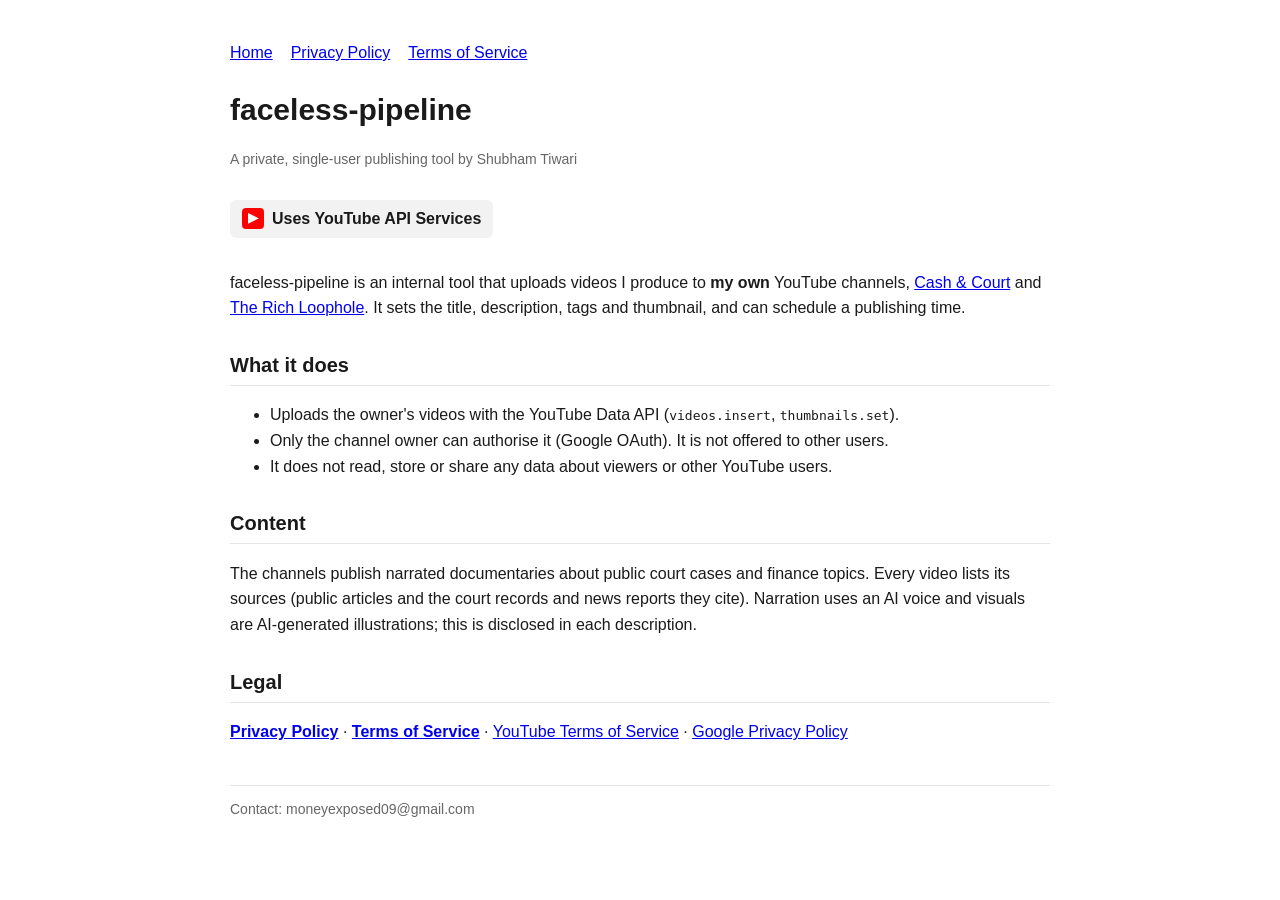
<file: faceless/index.html>
<!doctype html><html lang="en"><head><meta charset="utf-8"><meta name="viewport" content="width=device-width,initial-scale=1">
<title>faceless-pipeline</title><link rel="stylesheet" href="style.css"></head><body>
<nav><a href="index.html">Home</a><a href="privacy.html">Privacy Policy</a><a href="terms.html">Terms of Service</a></nav>
<h1>faceless-pipeline</h1>
<p class="muted">A private, single-user publishing tool by Shubham Tiwari</p>
<p class="yt"><span>&#9654;</span> Uses YouTube API Services</p>
<p>faceless-pipeline is an internal tool that uploads videos I produce to <b>my own</b> YouTube channels,
<a href="https://www.youtube.com/@cashandcourt">Cash &amp; Court</a> and <a href="https://www.youtube.com/@richloophole">The Rich Loophole</a>.
It sets the title, description, tags and thumbnail, and can schedule a publishing time.</p>
<h2>What it does</h2>
<ul><li>Uploads the owner's videos with the YouTube Data API (<code>videos.insert</code>, <code>thumbnails.set</code>).</li>
<li>Only the channel owner can authorise it (Google OAuth). It is not offered to other users.</li>
<li>It does not read, store or share any data about viewers or other YouTube users.</li></ul>
<h2>Content</h2>
<p>The channels publish narrated documentaries about public court cases and finance topics. Every video lists its sources
(public articles and the court records and news reports they cite). Narration uses an AI voice and visuals are AI-generated
illustrations; this is disclosed in each description.</p>
<h2>Legal</h2>
<p><a href="privacy.html"><b>Privacy Policy</b></a> &middot; <a href="terms.html"><b>Terms of Service</b></a> &middot;
<a href="https://www.youtube.com/t/terms">YouTube Terms of Service</a> &middot; <a href="https://policies.google.com/privacy">Google Privacy Policy</a></p>
<footer>Contact: moneyexposed09@gmail.com</footer></body></html>
</file>
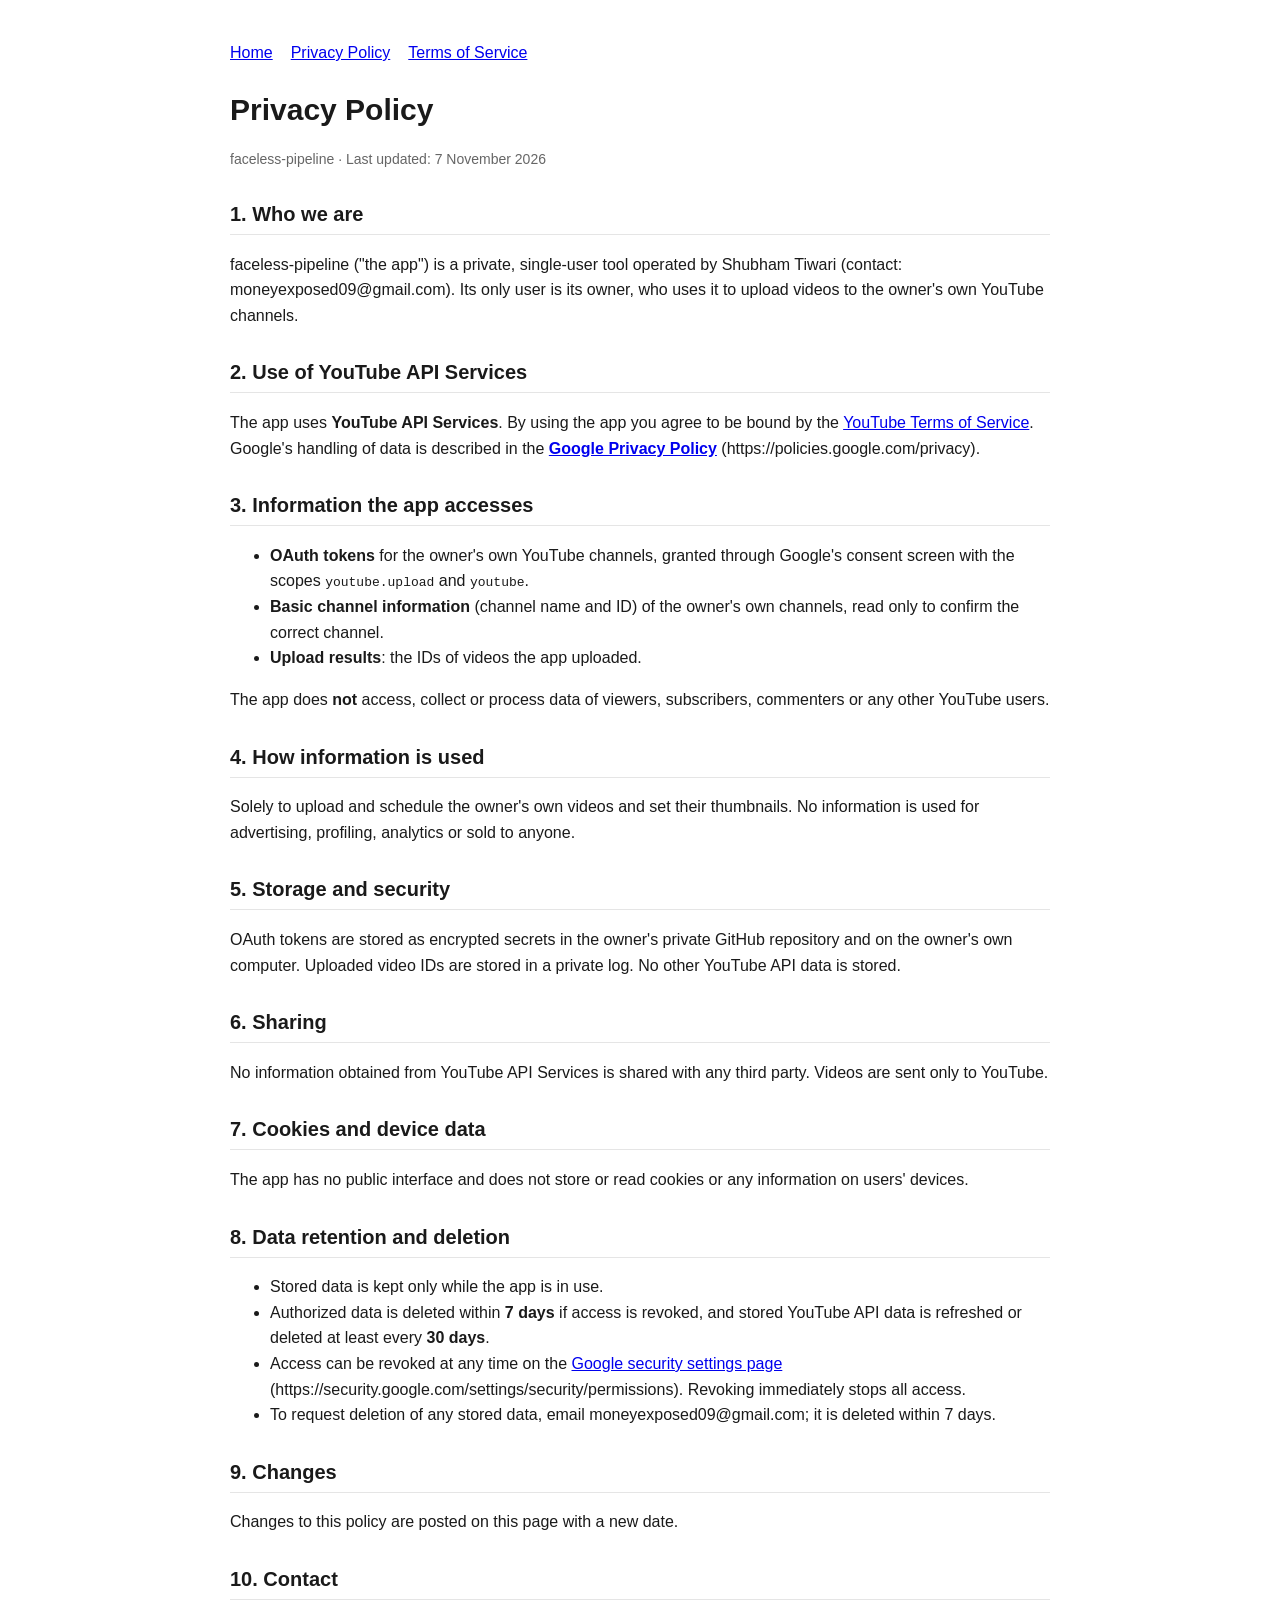
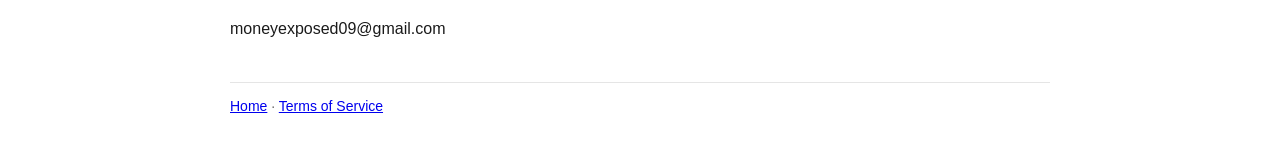
<file: privacy.html>
<!doctype html><html lang="en"><head><meta charset="utf-8"><meta name="viewport" content="width=device-width,initial-scale=1">
<title>Privacy Policy - faceless-pipeline</title><link rel="stylesheet" href="style.css"></head><body>
<nav><a href="index.html">Home</a><a href="privacy.html">Privacy Policy</a><a href="terms.html">Terms of Service</a></nav>
<h1>Privacy Policy</h1><p class="muted">faceless-pipeline &middot; Last updated: 7 November 2026</p>
<h2>1. Who we are</h2>
<p>faceless-pipeline ("the app") is a private, single-user tool operated by Shubham Tiwari (contact: moneyexposed09@gmail.com).
Its only user is its owner, who uses it to upload videos to the owner's own YouTube channels.</p>
<h2>2. Use of YouTube API Services</h2>
<p>The app uses <b>YouTube API Services</b>. By using the app you agree to be bound by the
<a href="https://www.youtube.com/t/terms">YouTube Terms of Service</a>. Google's handling of data is described in the
<a href="https://policies.google.com/privacy"><b>Google Privacy Policy</b></a> (https://policies.google.com/privacy).</p>
<h2>3. Information the app accesses</h2>
<ul><li><b>OAuth tokens</b> for the owner's own YouTube channels, granted through Google's consent screen with the scopes
<code>youtube.upload</code> and <code>youtube</code>.</li>
<li><b>Basic channel information</b> (channel name and ID) of the owner's own channels, read only to confirm the correct channel.</li>
<li><b>Upload results</b>: the IDs of videos the app uploaded.</li></ul>
<p>The app does <b>not</b> access, collect or process data of viewers, subscribers, commenters or any other YouTube users.</p>
<h2>4. How information is used</h2>
<p>Solely to upload and schedule the owner's own videos and set their thumbnails. No information is used for advertising,
profiling, analytics or sold to anyone.</p>
<h2>5. Storage and security</h2>
<p>OAuth tokens are stored as encrypted secrets in the owner's private GitHub repository and on the owner's own computer.
Uploaded video IDs are stored in a private log. No other YouTube API data is stored.</p>
<h2>6. Sharing</h2>
<p>No information obtained from YouTube API Services is shared with any third party. Videos are sent only to YouTube.</p>
<h2>7. Cookies and device data</h2>
<p>The app has no public interface and does not store or read cookies or any information on users' devices.</p>
<h2>8. Data retention and deletion</h2>
<ul><li>Stored data is kept only while the app is in use.</li>
<li>Authorized data is deleted within <b>7 days</b> if access is revoked, and stored YouTube API data is refreshed or deleted
at least every <b>30 days</b>.</li>
<li>Access can be revoked at any time on the
<a href="https://security.google.com/settings/security/permissions">Google security settings page</a>
(https://security.google.com/settings/security/permissions). Revoking immediately stops all access.</li>
<li>To request deletion of any stored data, email moneyexposed09@gmail.com; it is deleted within 7 days.</li></ul>
<h2>9. Changes</h2><p>Changes to this policy are posted on this page with a new date.</p>
<h2>10. Contact</h2><p>moneyexposed09@gmail.com</p>
<footer><a href="index.html">Home</a> &middot; <a href="terms.html">Terms of Service</a></footer></body></html>
</file>
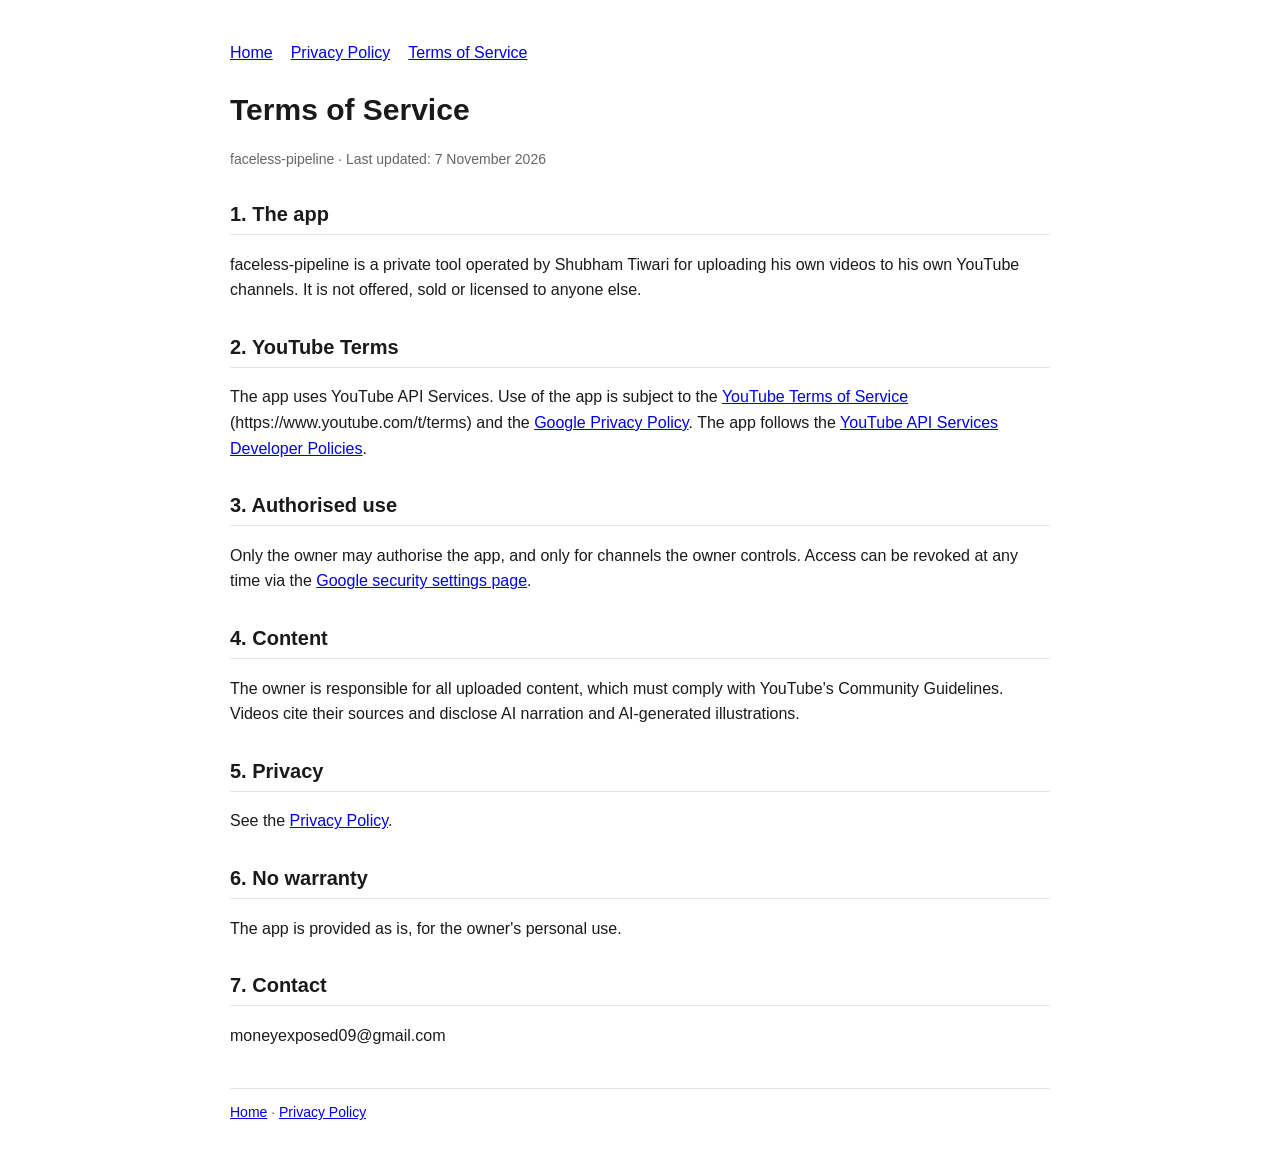
<file: terms.html>
<!doctype html><html lang="en"><head><meta charset="utf-8"><meta name="viewport" content="width=device-width,initial-scale=1">
<title>Terms of Service - faceless-pipeline</title><link rel="stylesheet" href="style.css"></head><body>
<nav><a href="index.html">Home</a><a href="privacy.html">Privacy Policy</a><a href="terms.html">Terms of Service</a></nav>
<h1>Terms of Service</h1><p class="muted">faceless-pipeline &middot; Last updated: 7 November 2026</p>
<h2>1. The app</h2><p>faceless-pipeline is a private tool operated by Shubham Tiwari for uploading his own videos to his own
YouTube channels. It is not offered, sold or licensed to anyone else.</p>
<h2>2. YouTube Terms</h2><p>The app uses YouTube API Services. Use of the app is subject to the
<a href="https://www.youtube.com/t/terms">YouTube Terms of Service</a> (https://www.youtube.com/t/terms) and the
<a href="https://policies.google.com/privacy">Google Privacy Policy</a>. The app follows the
<a href="https://developers.google.com/youtube/terms/developer-policies">YouTube API Services Developer Policies</a>.</p>
<h2>3. Authorised use</h2><p>Only the owner may authorise the app, and only for channels the owner controls. Access can be revoked
at any time via the <a href="https://security.google.com/settings/security/permissions">Google security settings page</a>.</p>
<h2>4. Content</h2><p>The owner is responsible for all uploaded content, which must comply with YouTube's Community Guidelines.
Videos cite their sources and disclose AI narration and AI-generated illustrations.</p>
<h2>5. Privacy</h2><p>See the <a href="privacy.html">Privacy Policy</a>.</p>
<h2>6. No warranty</h2><p>The app is provided as is, for the owner's personal use.</p>
<h2>7. Contact</h2><p>moneyexposed09@gmail.com</p>
<footer><a href="index.html">Home</a> &middot; <a href="privacy.html">Privacy Policy</a></footer></body></html>
</file>
<file: faceless/style.css>
body{font-family:-apple-system,Segoe UI,Helvetica,Arial,sans-serif;max-width:820px;margin:40px auto;padding:0 20px;line-height:1.6;color:#1a1a1a;background:#fff}
h1{font-size:30px;margin-bottom:4px}h2{font-size:20px;margin-top:28px;border-bottom:1px solid #e5e5e5;padding-bottom:4px}
.muted{color:#666;font-size:14px}nav a{margin-right:18px}footer{margin-top:40px;font-size:14px;color:#666;border-top:1px solid #e5e5e5;padding-top:12px}
.yt{display:inline-flex;align-items:center;gap:8px;background:#f2f2f2;border-radius:6px;padding:6px 12px;font-weight:600}
.yt span{background:#ff0000;color:#fff;border-radius:4px;padding:0 6px;font-size:13px}
</file>
<file: style.css>
body{font-family:-apple-system,Segoe UI,Helvetica,Arial,sans-serif;max-width:820px;margin:40px auto;padding:0 20px;line-height:1.6;color:#1a1a1a;background:#fff}
h1{font-size:30px;margin-bottom:4px}h2{font-size:20px;margin-top:28px;border-bottom:1px solid #e5e5e5;padding-bottom:4px}
.muted{color:#666;font-size:14px}nav a{margin-right:18px}footer{margin-top:40px;font-size:14px;color:#666;border-top:1px solid #e5e5e5;padding-top:12px}
.yt{display:inline-flex;align-items:center;gap:8px;background:#f2f2f2;border-radius:6px;padding:6px 12px;font-weight:600}
.yt span{background:#ff0000;color:#fff;border-radius:4px;padding:0 6px;font-size:13px}
</file>
